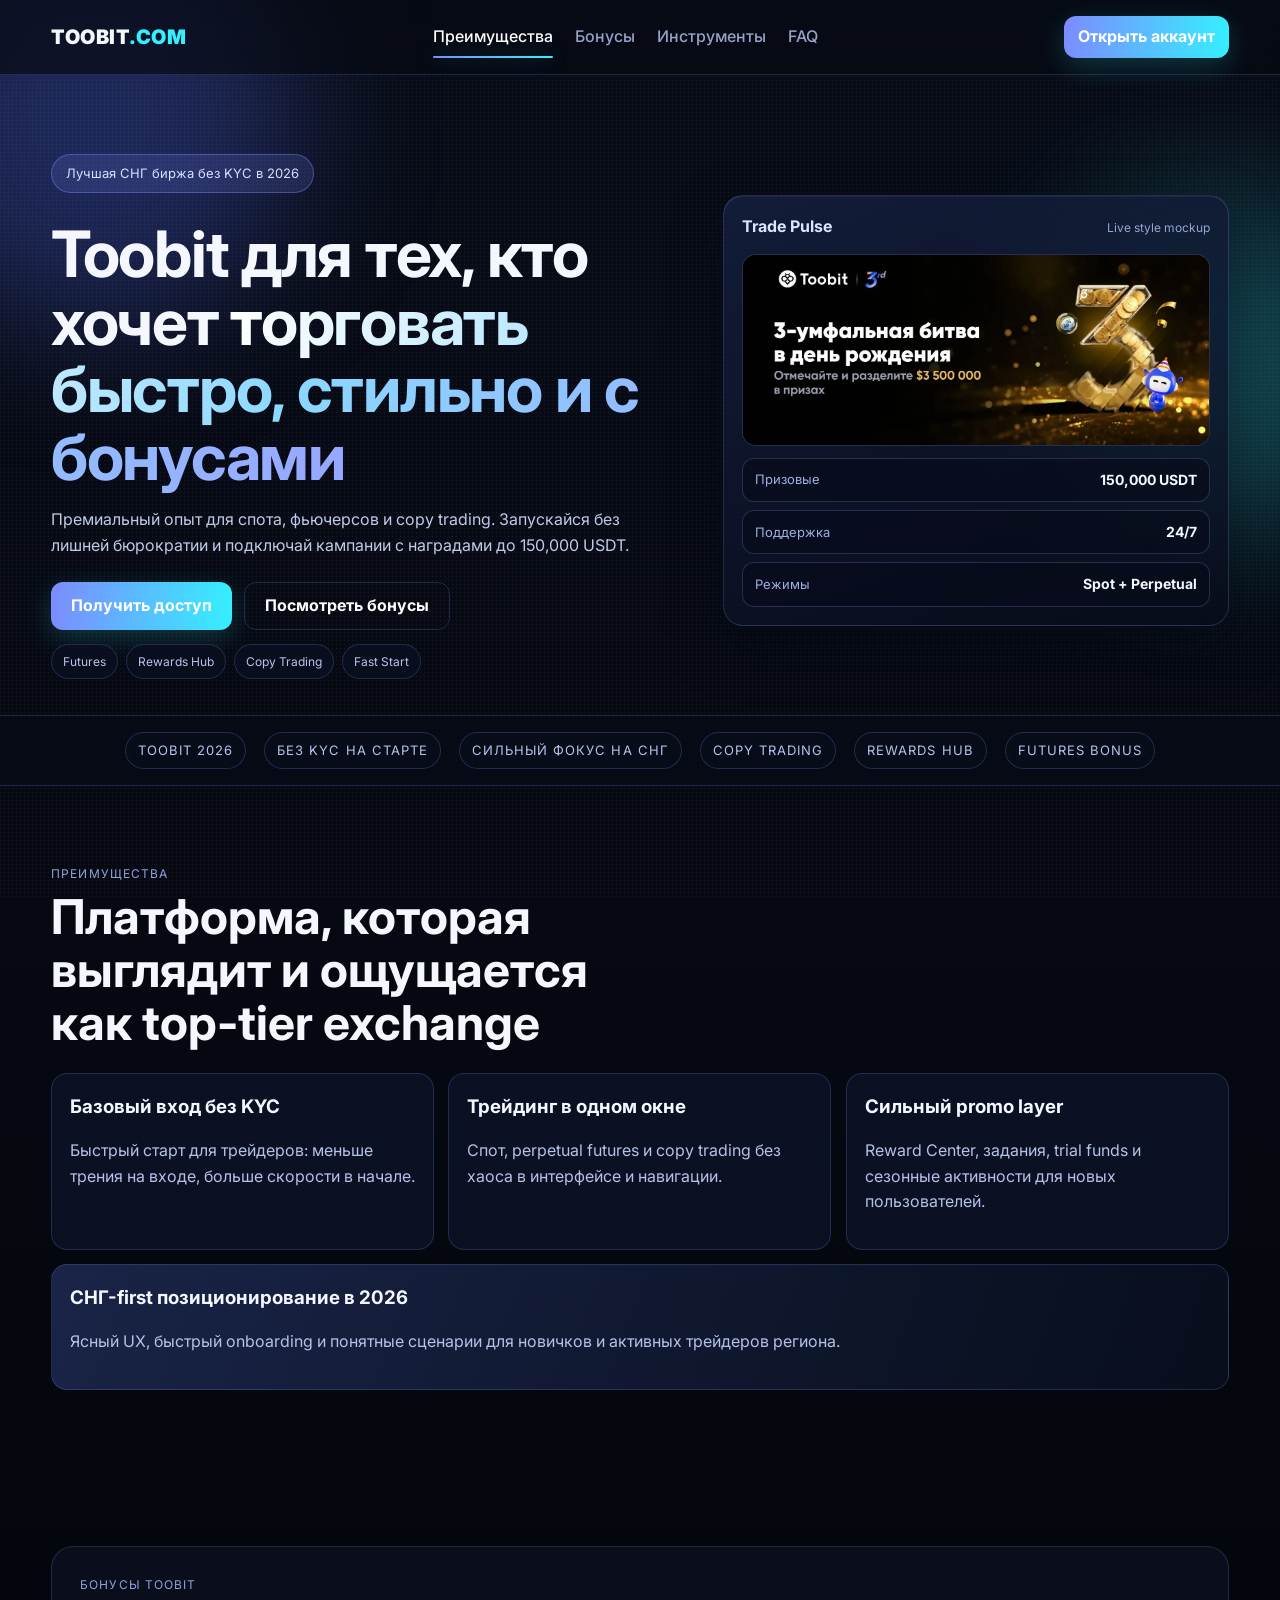
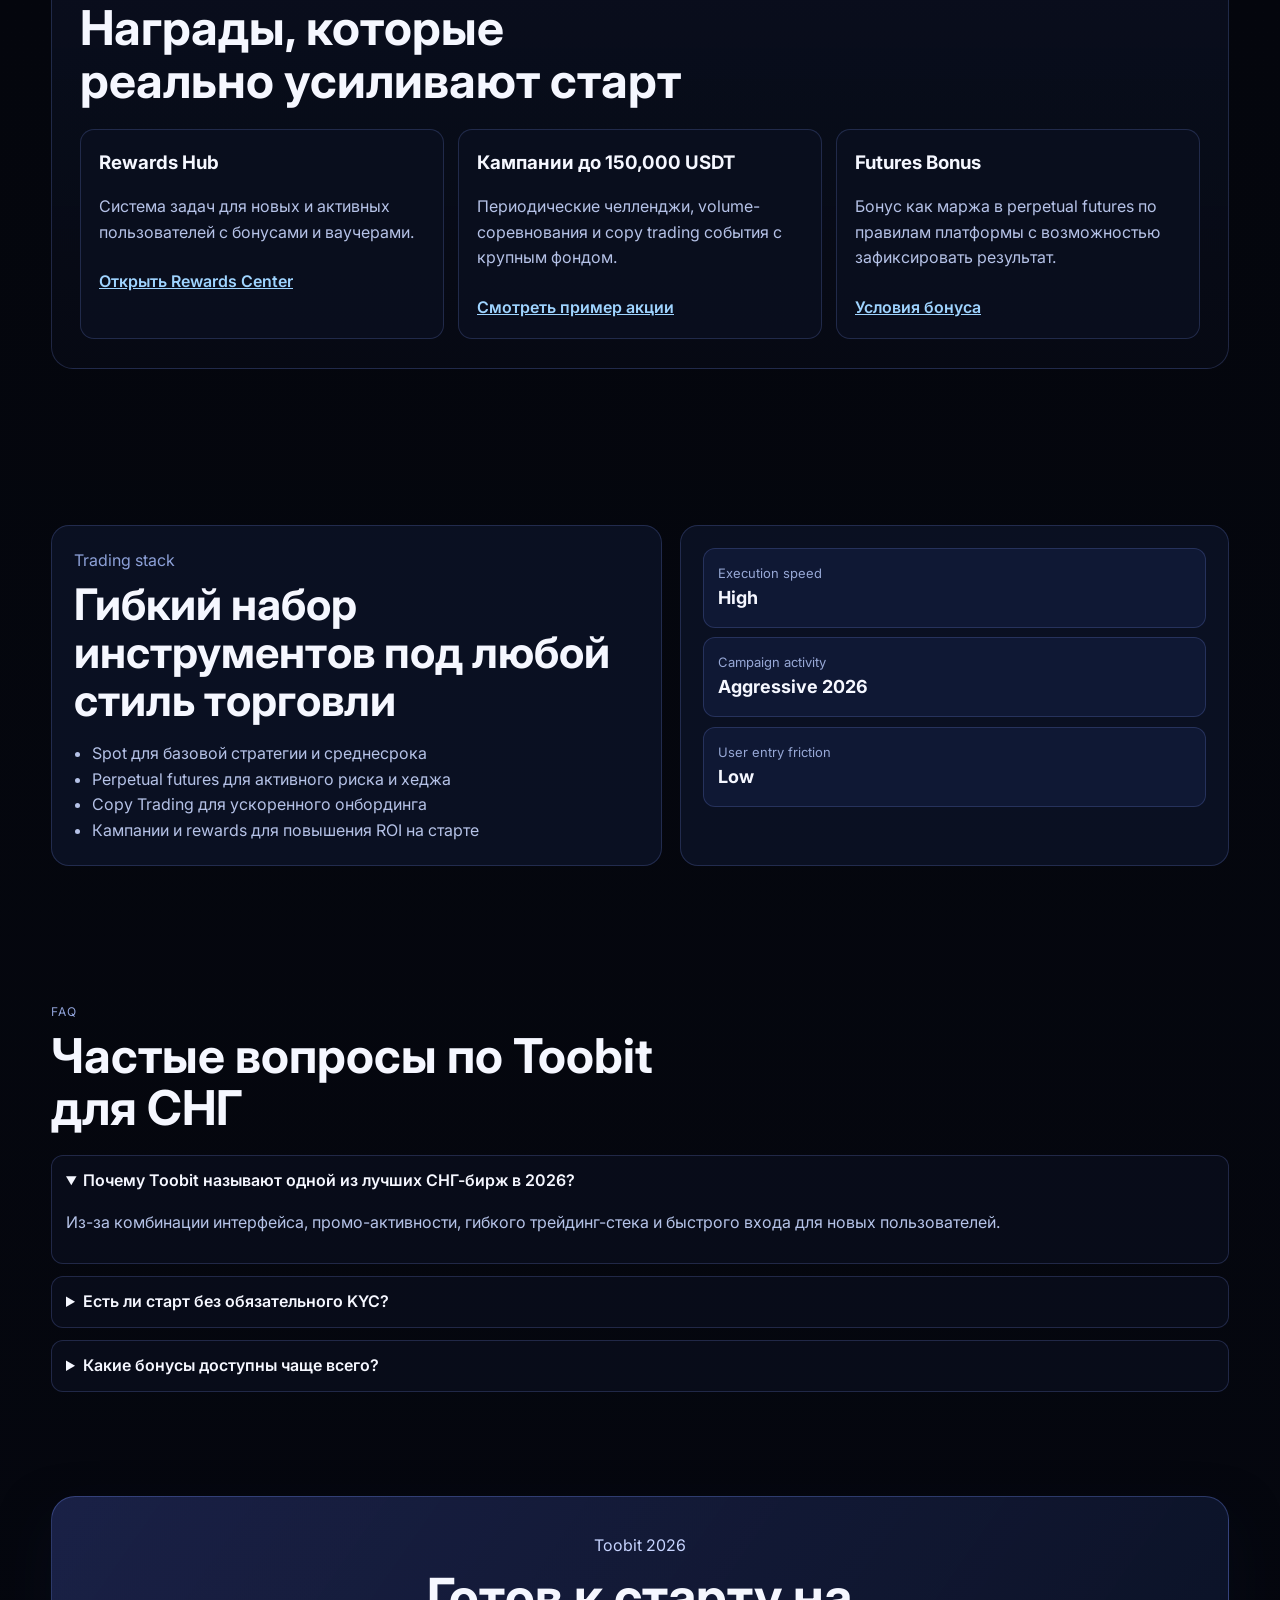
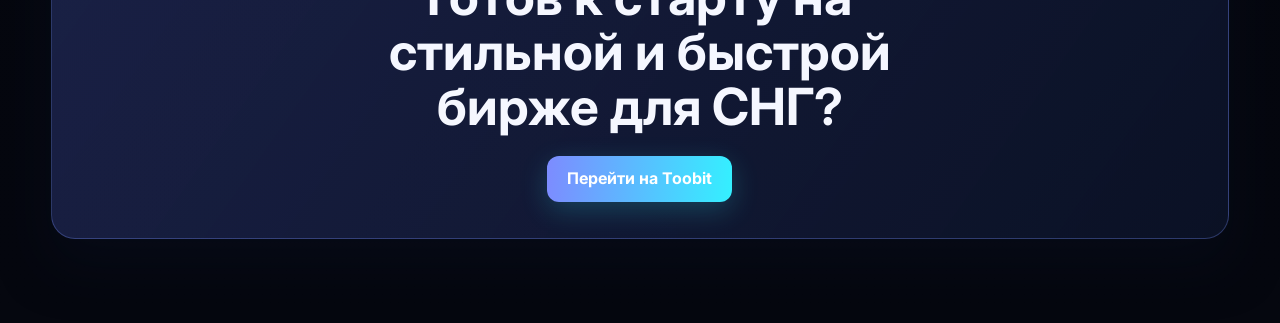
<file: index.html>
<!doctype html>
<html lang="ru">
<head>
  <meta charset="UTF-8">
  <meta name="viewport" content="width=device-width, initial-scale=1.0">
  <title>Toobit 2026 — Лучшая СНГ криптобиржа без KYC | Бонусы и трейдинг</title>
  <meta name="description" content="Toobit в 2026: современная криптобиржа для СНГ без обязательного KYC на базовом уровне. Фьючерсы, спот, copy trading, Rewards Hub и кампании с призовым фондом до 150 000 USDT.">
  <meta name="keywords" content="Toobit, Toobit СНГ, биржа без KYC, криптобиржа 2026, бонусы Toobit, futures, copy trading">
  <meta name="robots" content="index, follow, max-image-preview:large">
  <meta name="theme-color" content="#06090f">
  <link rel="icon" href="toobit.jpeg" type="image/jpeg">
  <link rel="canonical" href="https://toobit1.vercel.app/">
  <meta property="og:type" content="website">
  <meta property="og:locale" content="ru_RU">
  <meta property="og:title" content="Toobit 2026 — Лучшая СНГ биржа без KYC">
  <meta property="og:description" content="Премиальная криптобиржа для СНГ: спот, фьючерсы, бонусы, копитрейдинг и быстрый старт.">
  <meta property="og:url" content="https://toobit1.vercel.app/">
  <meta property="og:site_name" content="Toobit Landing">
  <meta name="twitter:card" content="summary_large_image">
  <meta name="twitter:title" content="Toobit 2026 — Лучшая СНГ биржа без KYC">
  <meta name="twitter:description" content="Торгуй криптой без KYC. Быстрый старт, бонусы и реальные движения рынка каждый день.">
  <link rel="preconnect" href="https://fonts.googleapis.com">
  <link rel="preconnect" href="https://fonts.gstatic.com" crossorigin>
  <link href="https://fonts.googleapis.com/css2?family=Inter:wght@400;500;600;700;800;900&display=swap" rel="stylesheet">
  <link rel="stylesheet" href="styles.css">
  <script type="application/ld+json">
  {
    "@context":"https://schema.org",
    "@type":"WebPage",
    "name":"Toobit 2026 — Лучшая СНГ криптобиржа без KYC",
    "description":"Toobit: преимущества, бонусы, спот, фьючерсы, copy trading.",
    "inLanguage":"ru",
    "url":"https://www.toobit.com/t/cryptoday"
  }
  </script>
</head>
<body>
  <div class="cursor-glow" aria-hidden="true"></div>
  <div class="bg-blur blur-a" aria-hidden="true"></div>
  <div class="bg-blur blur-b" aria-hidden="true"></div>
  <div class="noise" aria-hidden="true"></div>

  <header class="topbar">
    <div class="container topbar-inner">
      <a class="brand" href="/">TOOBIT<span>.COM</span></a>
      <nav class="nav">
        <a href="#benefits">Преимущества</a>
        <a href="#bonuses">Бонусы</a>
        <a href="#stack">Инструменты</a>
        <a href="#faq">FAQ</a>
      </nav>
      <a class="btn btn-sm" href="https://www.toobit.com/t/cryptoday" target="_blank" rel="noopener noreferrer">Открыть аккаунт</a>
    </div>
  </header>

  <main>
    <section class="hero">
      <div class="container hero-grid">
        <div class="hero-copy">
          <p class="pill">Лучшая СНГ биржа без KYC в 2026</p>
          <h1>Toobit для тех, кто хочет <span>торговать быстро, стильно и с бонусами</span></h1>
          <p class="lead">Премиальный опыт для спота, фьючерсов и copy trading. Запускайся без лишней бюрократии и подключай кампании с наградами до 150,000 USDT.</p>
          <div class="cta-row">
            <a class="btn" href="https://www.toobit.com/t/cryptoday" target="_blank" rel="noopener noreferrer">Получить доступ</a>
            <a class="btn ghost" href="#bonuses">Посмотреть бонусы</a>
          </div>
          <div class="hero-tags">
            <span>Futures</span>
            <span>Rewards Hub</span>
            <span>Copy Trading</span>
            <span>Fast Start</span>
          </div>
        </div>

        <aside class="hero-panel parallax" aria-label="Стильный индикатор активности">
          <div class="panel-head">
            <strong>Trade Pulse</strong>
            <span>Live style mockup</span>
          </div>
          <div class="panel-media">
            <img class="panel-image" src="panel.webp" alt="Trade Pulse панели Toobit" loading="eager">
          </div>
          <div class="panel-stats">
            <article><span>Призовые</span><strong>150,000 USDT</strong></article>
            <article><span>Поддержка</span><strong>24/7</strong></article>
            <article><span>Режимы</span><strong>Spot + Perpetual</strong></article>
          </div>
        </aside>
      </div>
    </section>

    <section class="ticker" aria-label="Преимущества">
      <div class="container ticker-track">
        <span>Toobit 2026</span>
        <span>Без KYC на старте</span>
        <span>Сильный фокус на СНГ</span>
        <span>Copy Trading</span>
        <span>Rewards Hub</span>
        <span>Futures Bonus</span>
      </div>
    </section>

    <section id="benefits" class="section">
      <div class="container">
        <div class="section-title">
          <p>Преимущества</p>
          <h2>Платформа, которая выглядит и ощущается как top-tier exchange</h2>
        </div>
        <div class="feature-grid">
          <article class="feature">
            <h3>Базовый вход без KYC</h3>
            <p>Быстрый старт для трейдеров: меньше трения на входе, больше скорости в начале.</p>
          </article>
          <article class="feature">
            <h3>Трейдинг в одном окне</h3>
            <p>Спот, perpetual futures и copy trading без хаоса в интерфейсе и навигации.</p>
          </article>
          <article class="feature">
            <h3>Сильный promo layer</h3>
            <p>Reward Center, задания, trial funds и сезонные активности для новых пользователей.</p>
          </article>
          <article class="feature large">
            <h3>СНГ-first позиционирование в 2026</h3>
            <p>Ясный UX, быстрый onboarding и понятные сценарии для новичков и активных трейдеров региона.</p>
          </article>
        </div>
      </div>
    </section>

    <section id="bonuses" class="section">
      <div class="container bonus-wrap">
        <div class="section-title">
          <p>Бонусы Toobit</p>
          <h2>Награды, которые реально усиливают старт</h2>
        </div>
        <div class="bonus-cards">
          <article>
            <h3>Rewards Hub</h3>
            <p>Система задач для новых и активных пользователей с бонусами и ваучерами.</p>
            <a href="https://www.toobit.com/t/cryptoday" target="_blank" rel="noopener noreferrer">Открыть Rewards Center</a>
          </article>
          <article>
            <h3>Кампании до 150,000 USDT</h3>
            <p>Периодические челленджи, volume-соревнования и copy trading события с крупным фондом.</p>
            <a href="https://www.toobit.com/t/cryptoday" target="_blank" rel="noopener noreferrer">Смотреть пример акции</a>
          </article>
          <article>
            <h3>Futures Bonus</h3>
            <p>Бонус как маржа в perpetual futures по правилам платформы с возможностью зафиксировать результат.</p>
            <a href="https://www.toobit.com/t/cryptoday" target="_blank" rel="noopener noreferrer">Условия бонуса</a>
          </article>
        </div>
      </div>
    </section>

    <section id="stack" class="section">
      <div class="container stack">
        <div class="stack-left">
          <p class="stack-kicker">Trading stack</p>
          <h2>Гибкий набор инструментов под любой стиль торговли</h2>
          <ul>
            <li>Spot для базовой стратегии и среднесрока</li>
            <li>Perpetual futures для активного риска и хеджа</li>
            <li>Copy Trading для ускоренного онбординга</li>
            <li>Кампании и rewards для повышения ROI на старте</li>
          </ul>
        </div>
        <div class="stack-right">
          <div class="line-card">
            <span>Execution speed</span>
            <strong>High</strong>
          </div>
          <div class="line-card">
            <span>Campaign activity</span>
            <strong>Aggressive 2026</strong>
          </div>
          <div class="line-card">
            <span>User entry friction</span>
            <strong>Low</strong>
          </div>
        </div>
      </div>
    </section>

    <section id="faq" class="section faq-sec">
      <div class="container">
        <div class="section-title">
          <p>FAQ</p>
          <h2>Частые вопросы по Toobit для СНГ</h2>
        </div>
        <div class="faq-grid">
          <details open>
            <summary>Почему Toobit называют одной из лучших СНГ-бирж в 2026?</summary>
            <p>Из-за комбинации интерфейса, промо-активности, гибкого трейдинг-стека и быстрого входа для новых пользователей.</p>
          </details>
          <details>
            <summary>Есть ли старт без обязательного KYC?</summary>
            <p>На базовом уровне старт возможен без обязательного KYC, но лимиты и функции зависят от юрисдикции и правил аккаунта.</p>
          </details>
          <details>
            <summary>Какие бонусы доступны чаще всего?</summary>
            <p>Rewards Hub, trial funds, фьючерсные бонусы и периодические кампании с призовыми фондами.</p>
          </details>
        </div>
      </div>
    </section>

    <section class="final-cta">
      <div class="container final-card">
        <p>Toobit 2026</p>
        <h2>Готов к старту на стильной и быстрой бирже для СНГ?</h2>
        <a class="btn" href="https://www.toobit.com/t/cryptoday" target="_blank" rel="noopener noreferrer">Перейти на Toobit</a>
      </div>
    </section>
  </main>

  <script>
    (function () {
      var root = document.documentElement;

      // Cursor glow / subtle parallax
      var glow = document.querySelector(".cursor-glow");
      var parallaxTarget = document.querySelector(".parallax");
      var rafId = null;

      function setVars(nx, ny) {
        // nx, ny in [-1..1]
        root.style.setProperty("--px", String(nx.toFixed(4)));
        root.style.setProperty("--py", String(ny.toFixed(4)));
      }

      function onMove(e) {
        if (!glow && !parallaxTarget) return;
        var x = e.clientX;
        var y = e.clientY;
        if (glow) {
          glow.style.setProperty("--cx", x + "px");
          glow.style.setProperty("--cy", y + "px");
        }

        if (rafId) return;
        rafId = window.requestAnimationFrame(function () {
          rafId = null;
          var w = window.innerWidth || 1;
          var h = window.innerHeight || 1;
          var nx = (x / w - 0.5) * 2;
          var ny = (y / h - 0.5) * 2;
          setVars(nx, ny);
        });
      }

      // Respect reduced motion
      var reduce = window.matchMedia && window.matchMedia("(prefers-reduced-motion: reduce)").matches;
      if (!reduce) {
        window.addEventListener("mousemove", onMove, { passive: true });
      } else {
        if (glow) glow.style.display = "none";
      }

      // Scroll progress + active section highlighting
      var links = Array.prototype.slice.call(document.querySelectorAll(".nav a[href^='#']"));
      var sections = links
        .map(function (a) {
          var id = a.getAttribute("href");
          return id ? document.querySelector(id) : null;
        })
        .filter(Boolean);

      function update() {
        var doc = document.documentElement;
        var max = Math.max(1, doc.scrollHeight - window.innerHeight);
        var p = Math.min(1, Math.max(0, window.scrollY / max));
        root.style.setProperty("--scroll-progress", p.toFixed(4));

        // Active section: pick last whose top is above current scroll + offset
        var y = window.scrollY + 110;
        var current = sections[0] || null;
        for (var i = 0; i < sections.length; i++) {
          if (sections[i].offsetTop <= y) current = sections[i];
        }
        links.forEach(function (a) {
          var id = a.getAttribute("href");
          a.classList.toggle("active", !!current && id === "#" + current.id);
        });
      }

      window.addEventListener("scroll", update, { passive: true });
      window.addEventListener("resize", update);
      update();

      // Scroll reveal for a more premium look
      var revealNodes = document.querySelectorAll(
        ".hero-copy, .hero-panel, .feature, .bonus-cards article, .line-card, .faq-grid details, .final-card"
      );
      revealNodes.forEach(function (el) {
        el.classList.add("reveal");
      });

      if (typeof IntersectionObserver !== "undefined") {
        var io = new IntersectionObserver(
          function (entries) {
            entries.forEach(function (entry) {
              if (entry.isIntersecting) {
                entry.target.classList.add("in");
                io.unobserve(entry.target);
              }
            });
          },
          { threshold: 0.18 }
        );
        revealNodes.forEach(function (el) {
          io.observe(el);
        });
      } else {
        // Fallback: show immediately
        revealNodes.forEach(function (el) {
          el.classList.add("in");
        });
      }
    })();
  </script>
</body>
</html>
</file>
<file: styles.css>
:root {
  --bg: #04060d;
  --panel: rgba(15, 23, 47, 0.62);
  --panel-strong: rgba(17, 26, 55, 0.88);
  --text: #f5f7ff;
  --muted: #96a3c7;
  --line: rgba(131, 155, 255, 0.2);
  --brand: #7d8bff;
  --brand-2: #34f0ff;
  --ok: #4dffb1;
  --px: 0;
  --py: 0;
  --scroll-progress: 0;
}

*,
*::before,
*::after {
  box-sizing: border-box;
}

html {
  scroll-behavior: smooth;
}

body {
  margin: 0;
  font-family: Inter, Segoe UI, Arial, sans-serif;
  color: var(--text);
  background: radial-gradient(1200px 600px at 15% -15%, rgba(125, 139, 255, 0.25), transparent 60%),
    radial-gradient(900px 500px at 85% -20%, rgba(52, 240, 255, 0.18), transparent 62%),
    linear-gradient(180deg, #090d18 0%, #04060d 45%, #05070f 100%);
  line-height: 1.6;
  overflow-x: hidden;
}

a {
  color: inherit;
}

.container {
  width: min(1180px, 92%);
  margin: 0 auto;
}

.bg-blur {
  position: fixed;
  pointer-events: none;
  border-radius: 999px;
  z-index: -3;
  filter: blur(70px);
}

.blur-a {
  width: 420px;
  height: 420px;
  background: rgba(87, 113, 255, 0.28);
  top: -90px;
  left: -120px;
}

.blur-b {
  width: 340px;
  height: 340px;
  background: rgba(52, 240, 255, 0.24);
  top: 22%;
  right: -110px;
}

.noise {
  position: fixed;
  inset: 0;
  z-index: -2;
  opacity: 0.07;
  pointer-events: none;
  background-image: radial-gradient(circle at 20% 20%, #fff 0.5px, transparent 0.5px);
  background-size: 4px 4px;
}

.cursor-glow {
  --cx: -9999px;
  --cy: -9999px;
  position: fixed;
  top: 0;
  left: 0;
  width: 360px;
  height: 360px;
  border-radius: 999px;
  background: radial-gradient(circle at 50% 50%, rgba(52, 240, 255, 0.22) 0%, rgba(52, 240, 255, 0.14) 28%, rgba(52, 240, 255, 0.06) 52%, transparent 70%);
  filter: blur(26px);
  z-index: 9999;
  pointer-events: none;
  transform: translate3d(calc(var(--cx) - 180px), calc(var(--cy) - 180px), 0);
  mix-blend-mode: normal;
  opacity: 0.65;
}

.topbar {
  position: sticky;
  top: 0;
  z-index: 30;
  backdrop-filter: blur(12px);
  background: rgba(6, 10, 19, 0.68);
  border-bottom: 1px solid var(--line);
}

.topbar-inner {
  min-height: 74px;
  display: flex;
  align-items: center;
  justify-content: space-between;
  gap: 20px;
}

.brand {
  font-weight: 900;
  letter-spacing: 0.5px;
  text-decoration: none;
  font-size: 20px;
}

.brand span {
  color: var(--brand-2);
}

.nav {
  display: flex;
  gap: 22px;
}

.nav a {
  text-decoration: none;
  color: var(--muted);
  font-weight: 500;
}

.nav a:hover {
  color: #fff;
}

.nav a.active {
  color: #fff;
  position: relative;
}

.nav a.active::after {
  content: "";
  position: absolute;
  left: 0;
  right: 0;
  bottom: -8px;
  height: 2px;
  border-radius: 999px;
  background: linear-gradient(90deg, var(--brand), var(--brand-2));
  box-shadow: 0 0 18px rgba(52, 240, 255, 0.35);
}

.btn {
  display: inline-flex;
  align-items: center;
  justify-content: center;
  min-height: 44px;
  border-radius: 12px;
  padding: 10px 20px;
  border: 0;
  cursor: pointer;
  text-decoration: none;
  color: #fff;
  font-weight: 700;
  background: linear-gradient(94deg, var(--brand), var(--brand-2));
  box-shadow: 0 8px 28px rgba(52, 240, 255, 0.2);
  transition: transform 0.25s ease, box-shadow 0.25s ease;
}

.btn:hover {
  transform: translateY(-1px);
  box-shadow: 0 14px 30px rgba(52, 240, 255, 0.25);
}

.btn-sm {
  min-height: 40px;
  padding: 8px 14px;
}

.btn.ghost {
  background: transparent;
  border: 1px solid var(--line);
  box-shadow: none;
}

.hero {
  padding: 66px 0 36px;
}

.hero-grid {
  display: grid;
  grid-template-columns: 1.12fr 0.88fr;
  align-items: center;
  gap: 28px;
}

.pill {
  display: inline-flex;
  align-items: center;
  gap: 10px;
  border-radius: 999px;
  padding: 8px 14px;
  background: rgba(125, 139, 255, 0.16);
  border: 1px solid rgba(125, 139, 255, 0.4);
  font-size: 13px;
  color: #d8dfff;
}

h1 {
  margin: 14px 0 16px;
  font-size: clamp(36px, 5vw, 68px);
  line-height: 1.06;
  letter-spacing: -0.02em;
}

h1 span {
  background: linear-gradient(95deg, #ffffff 0%, #8bd8ff 45%, #98a6ff 100%);
  -webkit-background-clip: text;
  background-clip: text;
  color: transparent;
}

.lead {
  color: #c0cae8;
  max-width: 62ch;
}

.cta-row {
  display: flex;
  gap: 12px;
  margin: 24px 0 14px;
}

.hero-tags {
  display: flex;
  flex-wrap: wrap;
  gap: 8px;
}

.hero-tags span {
  font-size: 12px;
  color: #b8c4e8;
  padding: 7px 11px;
  border-radius: 999px;
  border: 1px solid var(--line);
  background: rgba(10, 16, 33, 0.8);
}

.hero-panel {
  border: 1px solid var(--line);
  background: linear-gradient(160deg, rgba(22, 33, 66, 0.78), rgba(8, 12, 26, 0.8));
  border-radius: 20px;
  padding: 18px;
  box-shadow: 0 20px 50px rgba(6, 10, 20, 0.5), inset 0 1px 0 rgba(255, 255, 255, 0.06);
}

.panel-media {
  margin-top: 14px;
  border-radius: 14px;
  overflow: hidden;
  border: 1px solid rgba(145, 164, 255, 0.22);
  background: rgba(8, 11, 22, 0.7);
}

.panel-image {
  width: 100%;
  height: 190px;
  display: block;
  object-fit: cover;
  transform: translateZ(0);
}

.parallax {
  transform: translate3d(calc(var(--px) * -6px), calc(var(--py) * -6px), 0);
  transition: transform 120ms ease-out;
}

.panel-head {
  display: flex;
  justify-content: space-between;
  align-items: baseline;
  color: #dbe4ff;
}

.panel-head span {
  color: #95a6d4;
  font-size: 12px;
}

.candles {
  margin-top: 14px;
  border-radius: 14px;
  border: 1px solid rgba(145, 164, 255, 0.2);
  padding: 12px;
  height: 190px;
  display: grid;
  grid-template-columns: repeat(9, 1fr);
  gap: 8px;
  align-items: stretch;
  background: linear-gradient(180deg, rgba(22, 31, 61, 0.45), rgba(8, 11, 22, 0.86));
}

.candle {
  position: relative;
  border-radius: 6px;
  background: rgba(255, 255, 255, 0.01);
  animation: candleIn 900ms ease both;
  animation-delay: var(--d);
}

.candle::after {
  content: "";
  position: absolute;
  inset: 0;
  border-radius: 8px;
  background: radial-gradient(60% 70% at 50% 75%, rgba(52, 240, 255, 0.18), transparent 60%);
  opacity: 0.0;
  transition: opacity 200ms ease;
  pointer-events: none;
}

.candle:hover::after {
  opacity: 1;
}

.candle .wick {
  position: absolute;
  left: 50%;
  transform: translateX(-50%);
  top: var(--wickTop);
  height: calc(var(--wickBot) - var(--wickTop));
  width: 2px;
  border-radius: 99px;
  background: linear-gradient(180deg, rgba(52, 240, 255, 0.95), rgba(120, 140, 255, 0.45));
  box-shadow: 0 0 18px rgba(52, 240, 255, 0.25);
  opacity: 0.95;
}

.candle .body {
  position: absolute;
  left: 50%;
  transform: translateX(-50%);
  top: var(--bodyTop);
  height: calc(var(--bodyBot) - var(--bodyTop));
  width: 62%;
  border-radius: 8px;
  border: 1px solid rgba(90, 160, 255, 0.38);
  background: linear-gradient(180deg, rgba(80, 160, 255, 0.85), rgba(52, 240, 255, 0.25));
  box-shadow: 0 12px 24px rgba(0, 0, 0, 0.35);
}

.candle.bull .wick {
  background: linear-gradient(180deg, rgba(77, 255, 177, 0.95), rgba(52, 240, 255, 0.35));
  box-shadow: 0 0 18px rgba(77, 255, 177, 0.22);
}

.candle.bull .body {
  border-color: rgba(77, 255, 177, 0.45);
  background: linear-gradient(180deg, rgba(77, 255, 177, 0.9), rgba(52, 240, 255, 0.18));
}

.candle.bear .wick {
  background: linear-gradient(180deg, rgba(255, 92, 125, 0.95), rgba(120, 85, 255, 0.25));
  box-shadow: 0 0 18px rgba(255, 92, 125, 0.18);
}

.candle.bear .body {
  border-color: rgba(255, 92, 125, 0.45);
  background: linear-gradient(180deg, rgba(255, 92, 125, 0.9), rgba(120, 85, 255, 0.18));
}

@keyframes candleIn {
  from {
    opacity: 0;
    transform: translateY(10px) scaleY(0.96);
  }
  to {
    opacity: 1;
    transform: translateY(0) scaleY(1);
  }
}

.panel-stats {
  margin-top: 12px;
  display: grid;
  gap: 8px;
}

.panel-stats article {
  display: flex;
  justify-content: space-between;
  align-items: center;
  border-radius: 12px;
  padding: 10px 12px;
  border: 1px solid rgba(146, 165, 255, 0.22);
  background: rgba(8, 13, 27, 0.68);
}

.panel-stats span {
  font-size: 13px;
  color: #9eb0df;
}

.panel-stats strong {
  font-size: 14px;
}

.ticker {
  border-top: 1px solid var(--line);
  border-bottom: 1px solid var(--line);
  background: rgba(8, 12, 23, 0.72);
  overflow: hidden;
}

.ticker-track {
  display: flex;
  gap: 18px;
  flex-wrap: wrap;
  width: 100%;
  padding: 16px 0;
  justify-content: center;
  animation: none;
}

.ticker-track span {
  color: #b7c3eb;
  font-size: 13px;
  text-transform: uppercase;
  letter-spacing: 0.08em;
  padding: 7px 12px;
  border-radius: 999px;
  border: 1px solid rgba(131, 155, 255, 0.22);
  background: rgba(10, 16, 33, 0.45);
}

.ticker-track span:last-child {
  margin-right: 0;
}

.section {
  padding: 78px 0;
}

.section-title p {
  margin: 0 0 8px;
  color: #90a2d8;
  text-transform: uppercase;
  letter-spacing: 0.09em;
  font-size: 12px;
}

.section-title h2 {
  margin: 0;
  max-width: 20ch;
  font-size: clamp(30px, 3.8vw, 48px);
  line-height: 1.1;
}

.feature-grid {
  margin-top: 24px;
  display: grid;
  grid-template-columns: repeat(6, 1fr);
  gap: 14px;
}

.feature {
  grid-column: span 2;
  border: 1px solid var(--line);
  border-radius: 16px;
  padding: 18px;
  background: var(--panel);
  transition: transform 0.2s ease, border-color 0.2s ease;
}

.feature:hover {
  transform: translateY(-3px);
  border-color: rgba(143, 164, 255, 0.45);
}

.feature.large {
  grid-column: span 6;
  background: linear-gradient(110deg, rgba(34, 49, 95, 0.7), rgba(9, 15, 30, 0.86));
}

.feature h3,
.bonus-cards h3 {
  margin-top: 0;
  margin-bottom: 8px;
}

.feature p,
.bonus-cards p,
.stack li {
  color: #b5c2e7;
}

.bonus-wrap {
  border: 1px solid var(--line);
  border-radius: 22px;
  background: linear-gradient(180deg, rgba(12, 18, 37, 0.7), rgba(7, 10, 20, 0.92));
  padding: 28px;
}

.bonus-cards {
  margin-top: 22px;
  display: grid;
  grid-template-columns: repeat(3, 1fr);
  gap: 14px;
}

.bonus-cards article {
  border: 1px solid var(--line);
  border-radius: 14px;
  background: rgba(11, 16, 32, 0.8);
  padding: 18px;
}

.bonus-cards a {
  display: inline-block;
  margin-top: 8px;
  font-weight: 600;
  color: #9fd4ff;
}

.stack {
  display: grid;
  grid-template-columns: 1fr 0.9fr;
  gap: 18px;
}

.stack-left,
.stack-right {
  border: 1px solid var(--line);
  border-radius: 18px;
  padding: 22px;
  background: var(--panel);
}

.stack-kicker {
  margin: 0 0 8px;
  color: #8da1d8;
}

.stack-left h2 {
  margin: 0 0 16px;
  font-size: clamp(28px, 3.4vw, 44px);
  line-height: 1.1;
}

.stack-left ul {
  margin: 0;
  padding-left: 18px;
}

.line-card {
  border: 1px solid var(--line);
  border-radius: 12px;
  padding: 14px;
  background: var(--panel-strong);
}

.line-card + .line-card {
  margin-top: 10px;
}

.line-card span {
  display: block;
  color: #97a8d6;
  font-size: 13px;
}

.line-card strong {
  font-size: 18px;
}

.faq-sec {
  padding-top: 58px;
}

.faq-grid {
  margin-top: 20px;
  display: grid;
  gap: 12px;
}

details {
  border: 1px solid var(--line);
  border-radius: 12px;
  background: rgba(11, 16, 32, 0.68);
  padding: 12px 14px;
}

summary {
  cursor: pointer;
  font-weight: 600;
}

details p {
  color: #b5c3e8;
}

.final-cta {
  padding: 26px 0 84px;
}

.final-card {
  border-radius: 24px;
  padding: 36px;
  border: 1px solid rgba(120, 145, 255, 0.3);
  background: linear-gradient(125deg, rgba(97, 120, 255, 0.23), rgba(11, 18, 38, 0.95));
  text-align: center;
  box-shadow: 0 24px 50px rgba(8, 14, 30, 0.5);
}

.final-card p {
  margin: 0;
  color: #c7d4ff;
}

.final-card h2 {
  margin: 10px auto 22px;
  max-width: 20ch;
  font-size: clamp(28px, 4vw, 52px);
  line-height: 1.08;
}

@media (max-width: 1040px) {
  .hero-grid,
  .stack {
    grid-template-columns: 1fr;
  }

  .feature {
    grid-column: span 3;
  }

  .feature.large {
    grid-column: span 6;
  }

  .bonus-cards {
    grid-template-columns: 1fr;
  }
}

@media (max-width: 760px) {
  .nav {
    display: none;
  }

  h1 {
    font-size: clamp(34px, 12vw, 48px);
  }

  .section {
    padding: 56px 0;
  }

  .feature-grid {
    grid-template-columns: 1fr;
  }

  .feature,
  .feature.large {
    grid-column: auto;
  }

  .cta-row {
    flex-direction: column;
    align-items: flex-start;
  }

  .cursor-glow {
    display: none;
  }

  .panel-image {
    height: 150px;
  }

  .ticker-track {
    justify-content: flex-start;
    padding: 14px 0;
  }
}

.reveal {
  opacity: 0;
  transform: translateY(14px);
  transition: opacity 650ms ease, transform 750ms cubic-bezier(0.2, 0.8, 0.2, 1);
  will-change: opacity, transform;
}

.reveal.in {
  opacity: 1;
  transform: translateY(0);
}

@media (prefers-reduced-motion: reduce) {
  .reveal {
    opacity: 1;
    transform: none;
    transition: none;
  }
}
</file>
